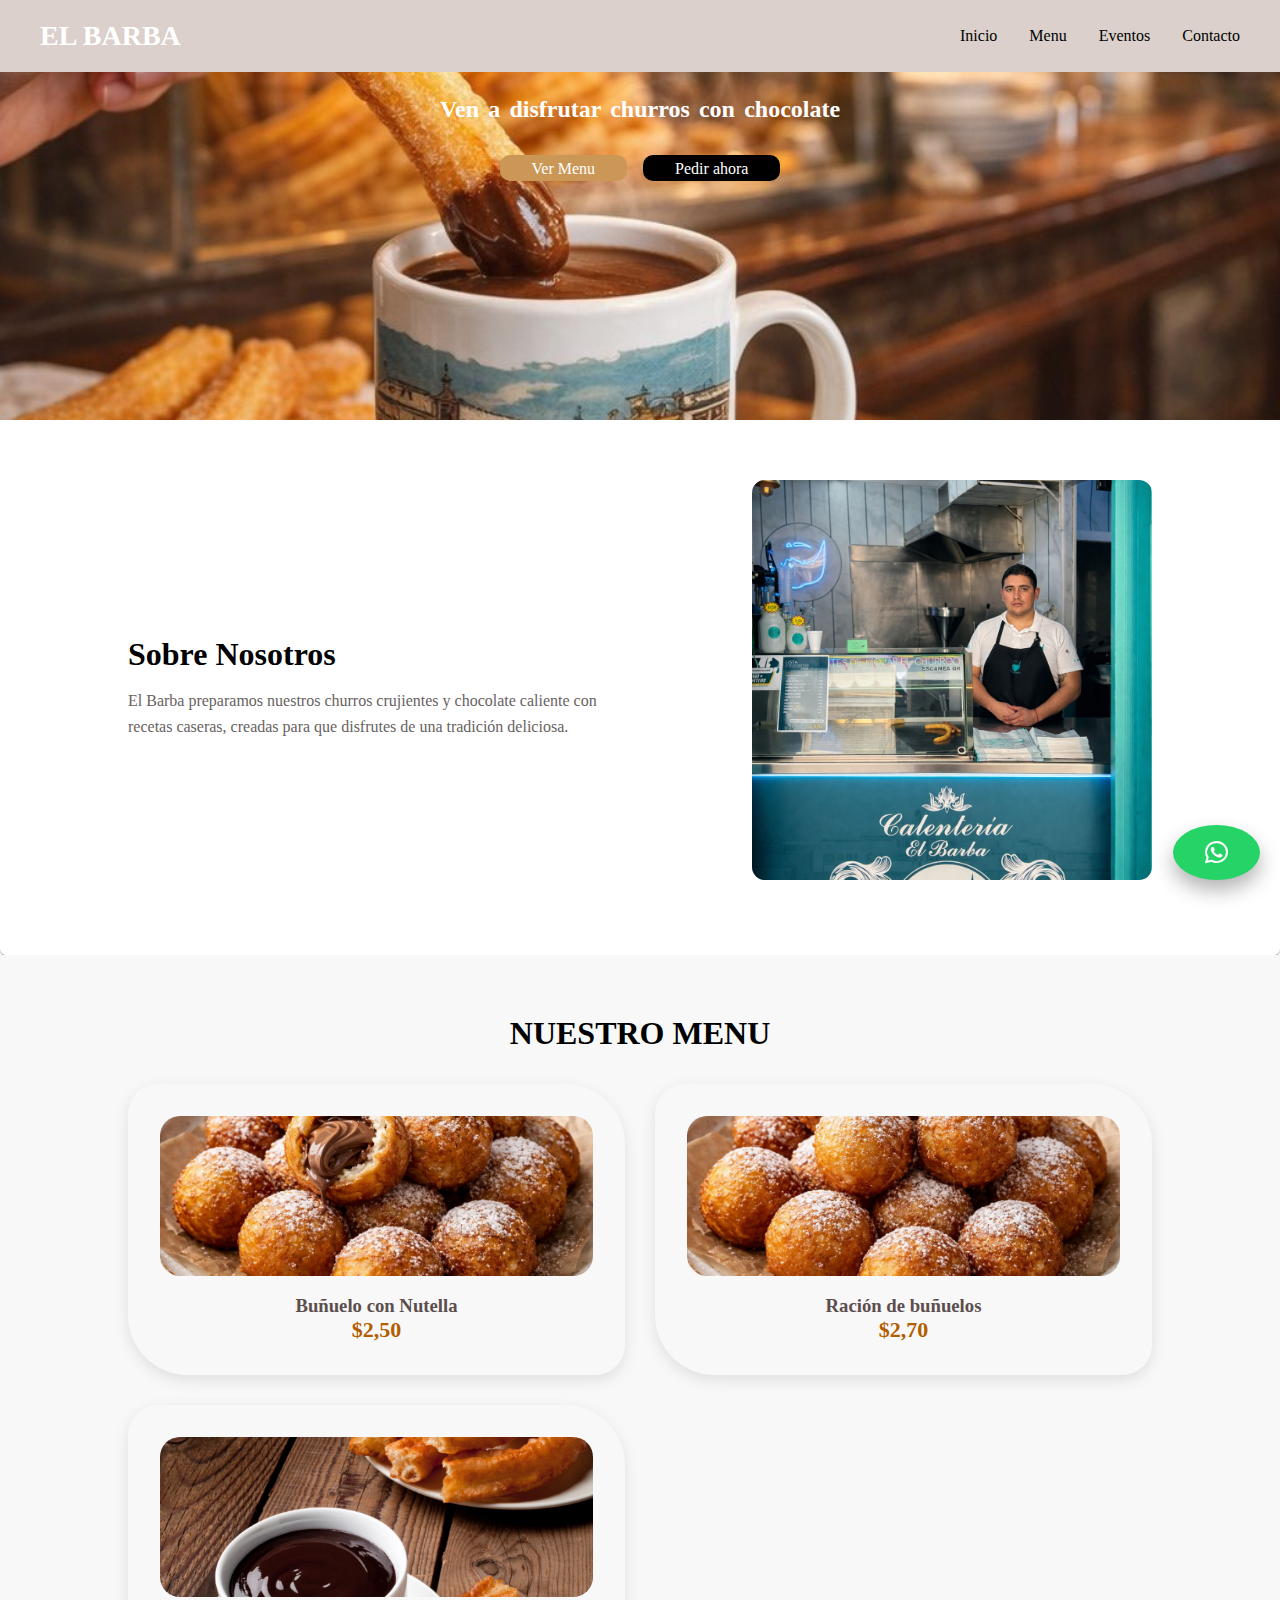
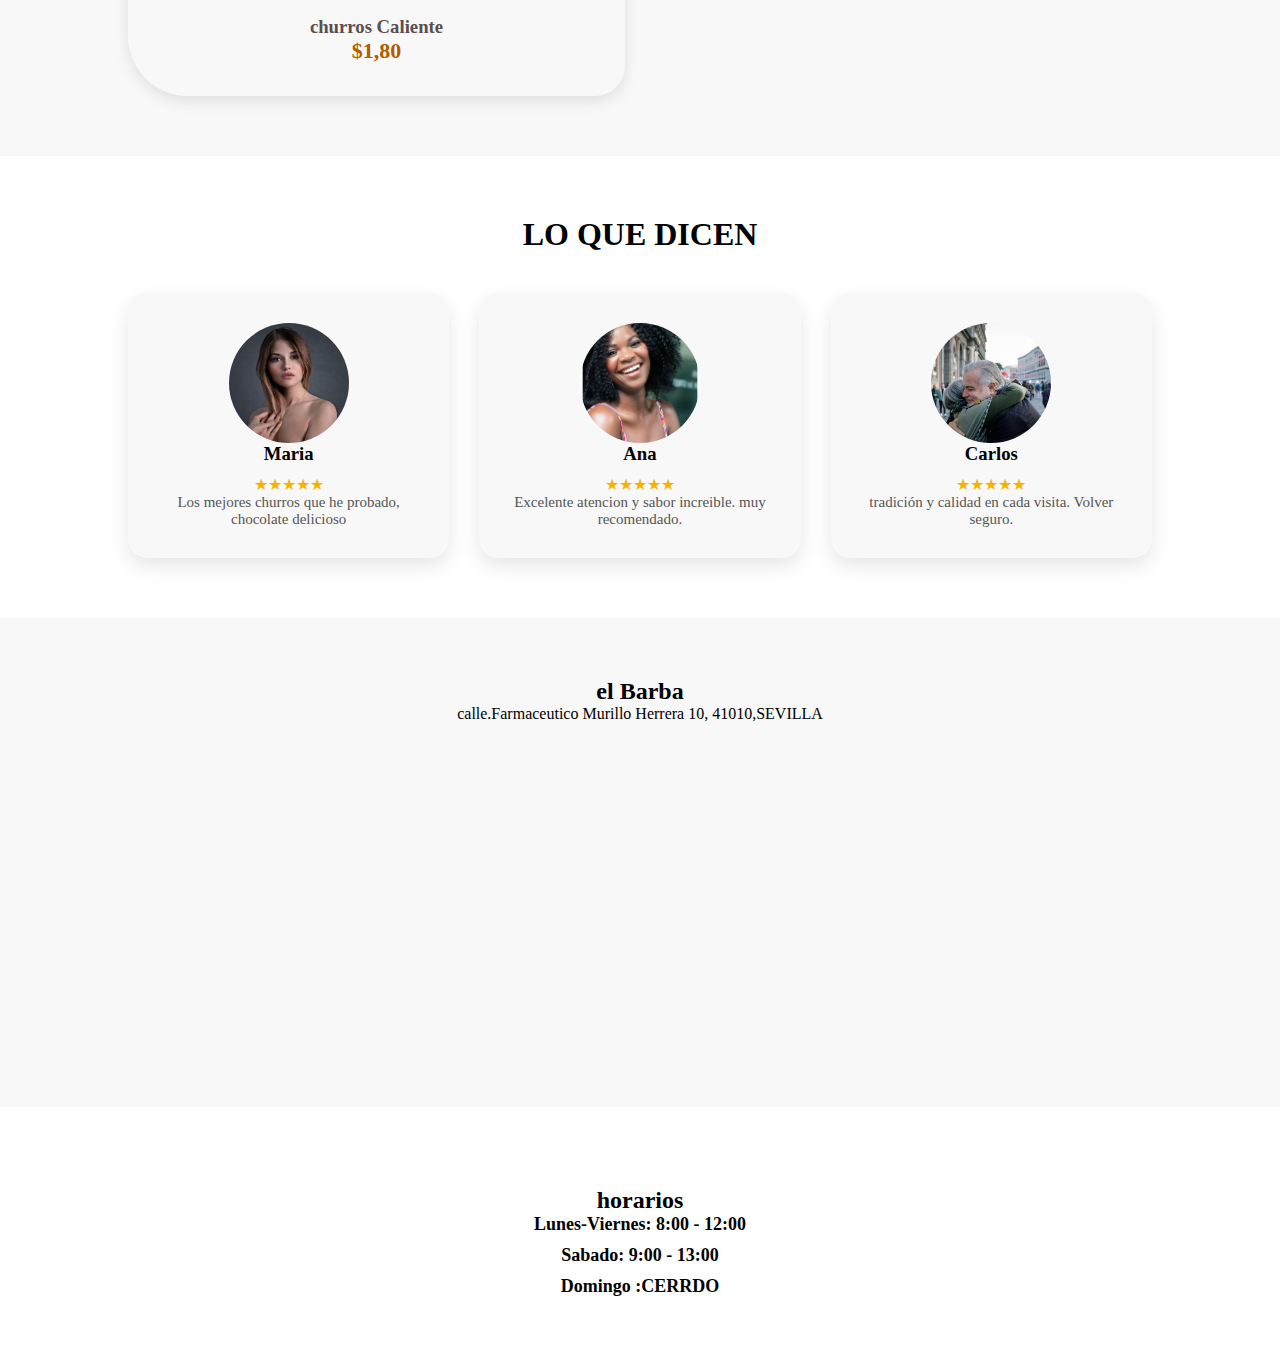
<file: index.html>
<!DOCTYPE html>
<html lang="en">
<head>
    <meta charset="UTF-8">
    <meta name="viewport" content="width=device-width, initial-scale=1.0">
    <title> CALENTERIA EL BARBA</title>
    <link rel="stylesheet" href="style.css">
    <link rel="stylesheet" href="hero.css">
    <link rel="stylesheet" href="https://cdnjs.cloudflare.com/ajax/libs/font-awesome/6.5.0/css/all.min.css">
</head>
<body >
<header class="header">
  <h1 class="logo">EL BARBA</h1>

  <nav class="nav">
    <a href="index.html">Inicio</a>
    <a href="menu.html">Menu</a>
    <a href="envento.html">Eventos</a>
    <a href="contacto.html">Contacto</a>
  </nav>
</header>
    <!-- 
    hero section
     -->
 
    <section class="hero-2">
    <div class="text-hero">
        <h2 class="aml" style="word-spacing:0.2rem;">Ven a disfrutar churros con chocolate</h2>

        <div class="buttons">
            <a href="menu.html" class="bant">Ver Menu</a>
            <a href="https://wa.me/34677148688?text=Hola,%20quiero%20hacer%20un%20pedido.%20Gracias."
               target="_blank" class="btn-bnt">Pedir ahora</a>
        </div>
    </div>
</section>
    <!-- quien somos -->
     
      
        <section class="about" >
<div class="text">

        <h2 class="somos">Sobre Nosotros</h2>
         <p class="calenta"> 
El Barba preparamos nuestros churros crujientes 
y chocolate caliente con recetas caseras,
 creadas para que disfrutes de una tradición deliciosa.</p> 
</div>     
<div class=" images">
    <img src="image/image7.jpeg" alt="">
        </div>
         </section> 

          <section class=" menu">
            <h2 >NUESTRO MENU</h2>
            <div class=" meenu-cards">
<div class="card">
<img  src="image/6.jpeg" alt="" >


    <h3>Buñuelo con Nutella</h3>
    <p class="price">$2,50</p>


</div>



    <div class="card">

<img src="image/5.jpeg">


    <h3>Ración de buñuelos</h3>
    <p class="price">$2,70</p>

    </div>




    <div class="card">
<img  src="image/Image 1 .jpeg" alt="" >


    <h3>churros Caliente</h3>
    <p class="price">$1,80</p>

</div>
</div>
          </section>  
          <section class="reviews">

            <h2> Lo QUE Dicen </h2>
            <div class="reviews-cards">
<div class="review-card">
<img src="image/person1.jpg" alt="" srcset="">
<h3>Maria</h3>
<div class="stars">★★★★★</div>
<p>Los mejores churros  que he probado, chocolate delicioso </p>
</div>




            
<div class="review-card">
<img src="image/person2.jpg" alt="" srcset="">
<h3>Ana</h3>
<div class="stars">★★★★★</div>
<p>Excelente atencion y sabor increible. muy recomendado. </p>
</div>
            
<div class="review-card">
<img src="image/peson3.jpg" alt="" srcset="">
<h3>Carlos</h3>
<div class="stars">★★★★★</div>
<p>tradición y calidad en cada visita. Volver seguro.</p>
</div>



          </section> 
          
          
          <section class=" location">

            <h2> el Barba </h2>
            <p>calle.Farmaceutico Murillo Herrera 10, 41010,SEVILLA </p>
            <iframe src="https://www.google.com/maps/embed?pb=!1m18!1m12!1m3!1d3161.717761867987!2d-6.005560684692499!3d37.38021417983056!2m3!1f0!2f0!3f0!3m2!1i1024!2i768!4f13.1!3m3!1m2!1s0xd126d7f0c612ca7%3A0x55ff0ec4dd9e4047!2sCalenter%C3%ADa%20El%20Barba%20Triana!5e0!3m2!1ses!2ses!4v170?output=embed"
            loading="lazy">

            </iframe>
          </section>


          <section class=" hours">
<h2>horarios</h2>
<ul>
    <li>Lunes-Viernes: 8:00 - 12:00 </li>
    <li> Sabado: 9:00 - 13:00</li>
    <li> Domingo :CERRDO</li>
</ul>
          </section>
      <a class="whatsapp"  href="https://wa.me/34677148688"  target="_blank">
        <i class="fab fa-whatsapp"></i>
  
</a>



    
</body>
</html
</file>
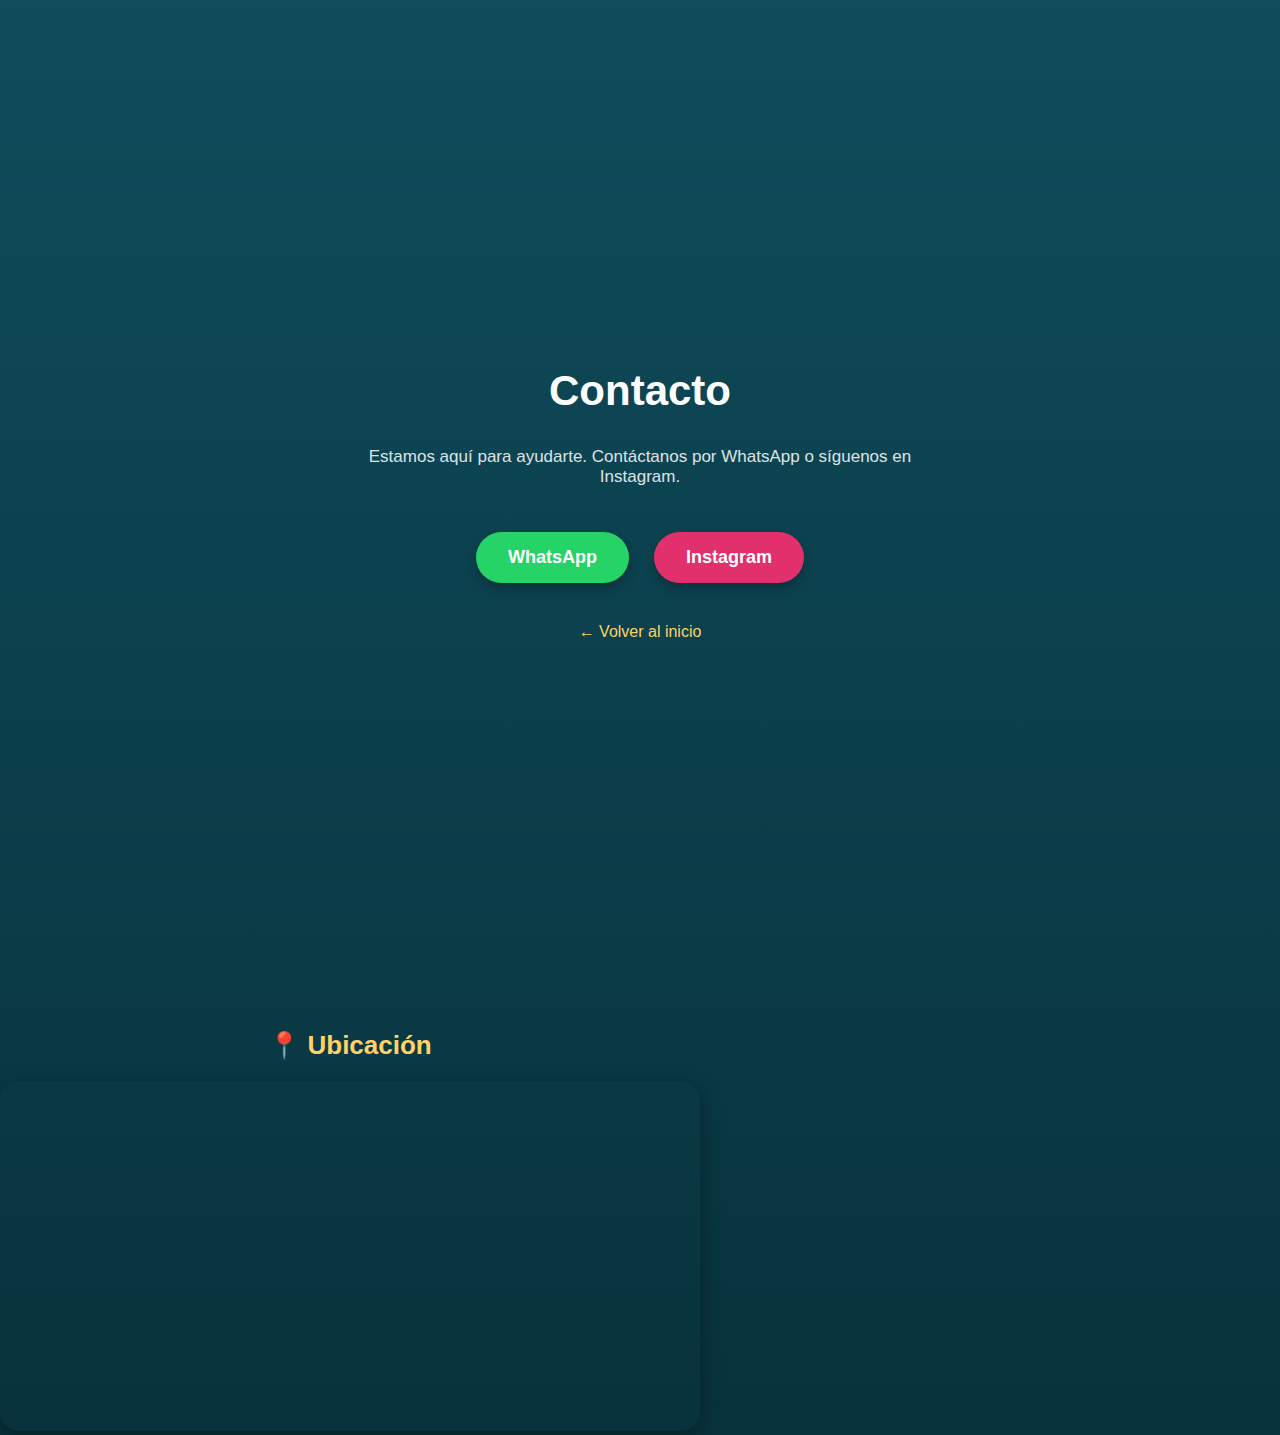
<file: contacto.html>
<!DOCTYPE html>
<html lang="es">
<head>
  <meta charset="UTF-8">
  <meta name="viewport" content="width=device-width, initial-scale=1.0">
  <title>Contacto - El Barba</title>
  <link rel="stylesheet" href="contacto.css">
</head>

<body>

  <section class="contacto">

    <h1>Contacto</h1>
    <p>Estamos aquí para ayudarte. Contáctanos por WhatsApp o síguenos en Instagram.</p>

    <div class="botones">
      <a href="https://wa.me/34677148688?text=Hola,%20quiero%20hacer%20un%20pedido.%20Gracias."
         class="btn whatsapp">
        WhatsApp
      </a>

      <a href="https://instagram.com/"
         class="btn instagram">
        Instagram
      </a>
    </div>

    <a href="index.html" class="volver">← Volver al inicio</a>

  </section>
  <div class="mapa">
  <h2>📍 Ubicación</h2>

  <iframe 
    src="https://www.google.com/maps/embed?pb=!1m18!1m12!1m3!1d3170.624803542914!2d-6.0048563!3d37.3821626!2m3!1f0!2f0!3f0!3m2!1i1024!2i768!4f13.1!3m3!1m2!1s0xd126e58f72b3169%3A0x7f7b95bf2c98b5eb!2sC.%20Farmac%C3%A9utico%20Murillo%20Herrera%2C%2010%2C%2041010%20Sevilla!5e0!3m2!1ses!2ses!4v1700000000000" 
    allowfullscreen=""
    loading="lazy"
    referrerpolicy="no-referrer-when-downgrade">
  </iframe>
</div>

</body>
</html>
</file>
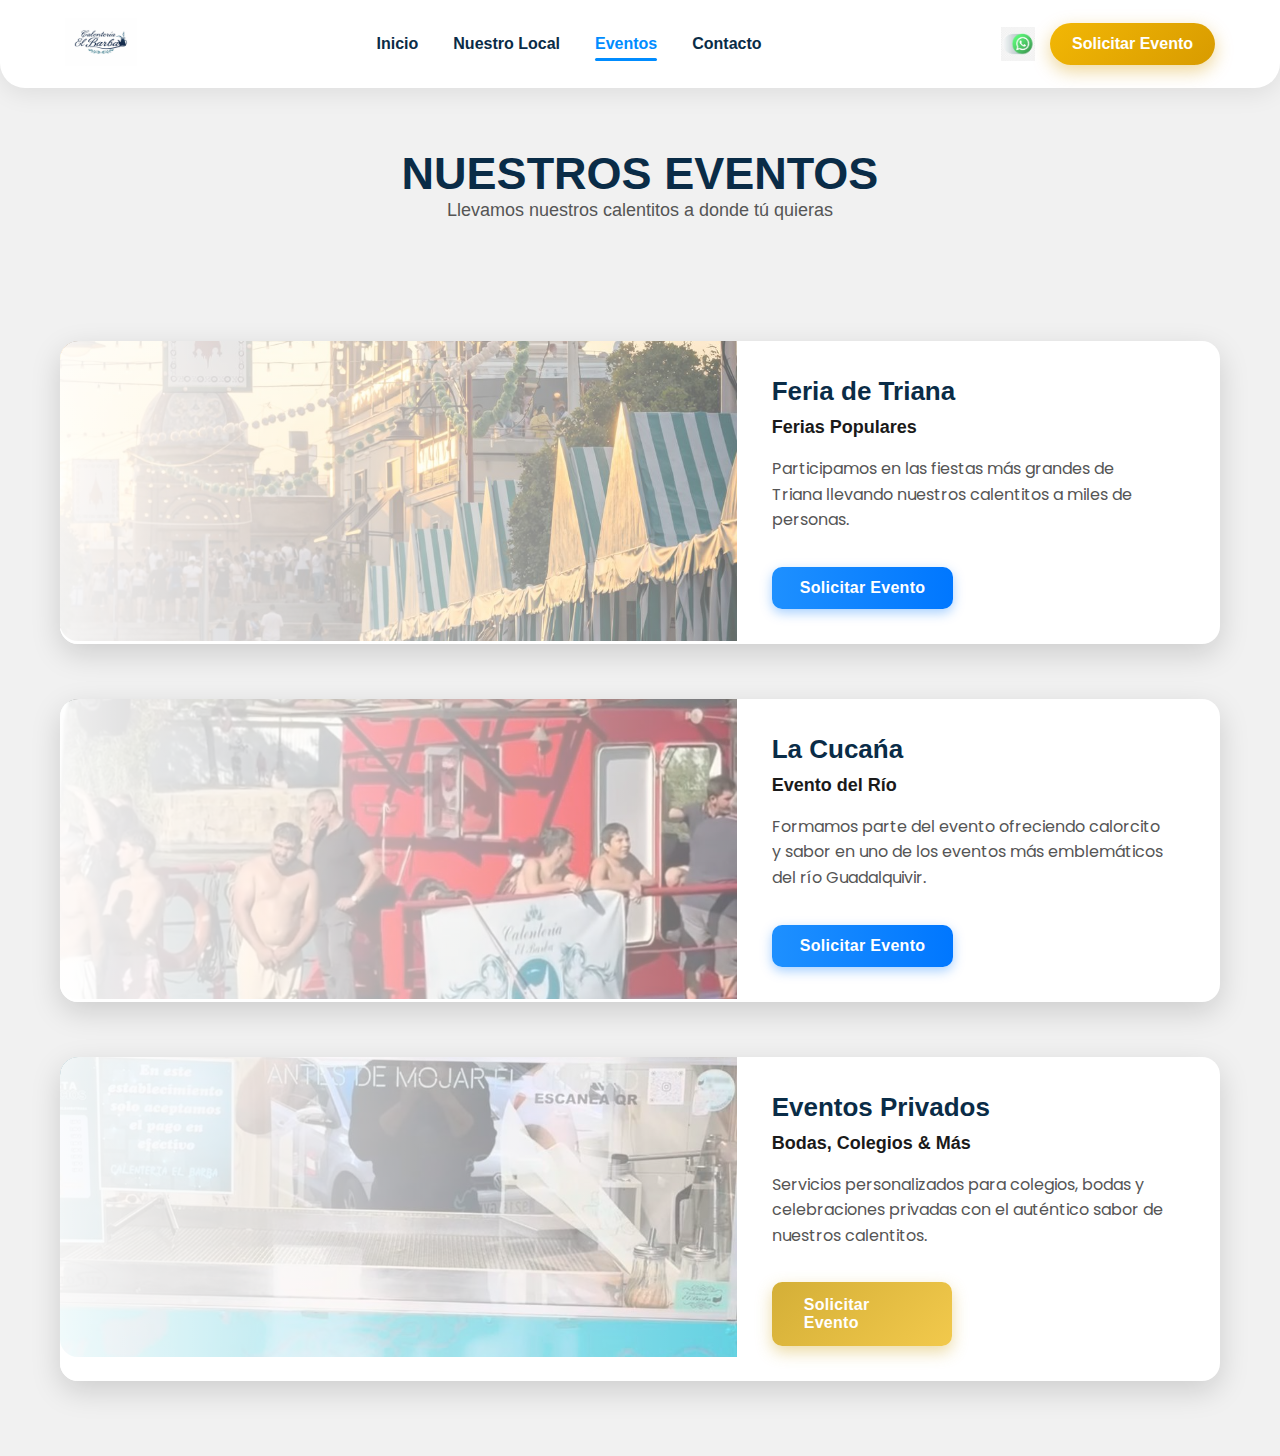
<file: envento.html>
<!DOCTYPE html>
<html lang="es">
<head>
    <meta charset="UTF-8">
    <meta name="viewport" content="width=device-width, initial-scale=1.0">
    <title>Eventos - El Barba</title>
    <link rel="stylesheet" href="evento.css">
    <link href="https://fonts.googleapis.com/css2?family=Poppins:wght@400;500;600;700&display=swap" rel="stylesheet">
    
</head>

<body>

<header class="main-header">
    <div class="header-container">

        <!-- LOGO -->
        <div class="logo">
            <img src="image/image logo.jpeg" alt="El Barba">
        </div>

        <!-- MENU -->
        <nav class="nav-menu">
            <a href="index.html">Inicio</a>
            <a href="nuesto-local.html">Nuestro Local</a>
            <a href="evento.html" class="active">Eventos</a>
            <a href="contacto.html">Contacto</a>
        </nav>

        <!-- ACTIONS -->
        <div class="header-actions">
             <a href="https://wa.me/34677148688" class="btn-whatsapp">
            
                <img src="image/whatsapp.jpeg" alt="WhatsApp">
            </a>
            <a href="contacto.html" class="btn-header-gold">
                Solicitar Evento
            </a>
        </div>

    </div>
</header>



    <!-- HEADER -->
    <section class="eventos-header">
        <h1>NUESTROS EVENTOS</h1>
        <p>Llevamos nuestros calentitos a donde tú quieras</p>
    </section>

    <!-- CONTENEDOR -->
    <section class="eventos-pro">

        <!-- CARD 1 -->
        <div class="evento-card-full">
            <img src="image/vento1.jpeg" alt="">
            <div class="evento-overlay"></div>

            <div class="evento-content">
                <h2>Feria de Triana</h2>
                <h3>Ferias Populares</h3>
                <p>Participamos en las fiestas más grandes de Triana llevando nuestros calentitos a miles de personas.</p>
                <a style="letter-spacing: 0.3px;" href="contacto.html" class="btn-evento">Solicitar Evento</a>
            </div>
        </div>

        <!-- CARD 2 -->
        <div class="evento-card-full">
            <img src="image/vento3.jpeg" alt="">
            <div class="evento-overlay"></div>

            <div class="evento-content">
                <h2>La Cucańa</h2>
                <h3>Evento del Río</h3>
                <p>Formamos parte del evento ofreciendo calorcito y sabor en uno de los eventos más emblemáticos del río Guadalquivir.</p>
                <a style="letter-spacing: 0.3px;" href="contacto.html" class="btn-evento">Solicitar Evento</a>
            </div>
        </div>

        <!-- CARD 3 -->
        <div class="evento-card-full">
            <img src="image/vento2.jpeg" alt="">
            <div class="evento-overlay"></div>

            <div class="evento-content">
                <h2>Eventos Privados</h2>
                <h3>Bodas, Colegios & Más</h3>
                <p>Servicios personalizados para colegios, bodas y celebraciones privadas con el auténtico sabor de nuestros calentitos.</p>
                <a style="letter-spacing: 0.3px;" href="contacto.html" class="btn-evento-gold">Solicitar Evento</a>
            </div>
        </div>

    </section>

</body>
</html>
</file>
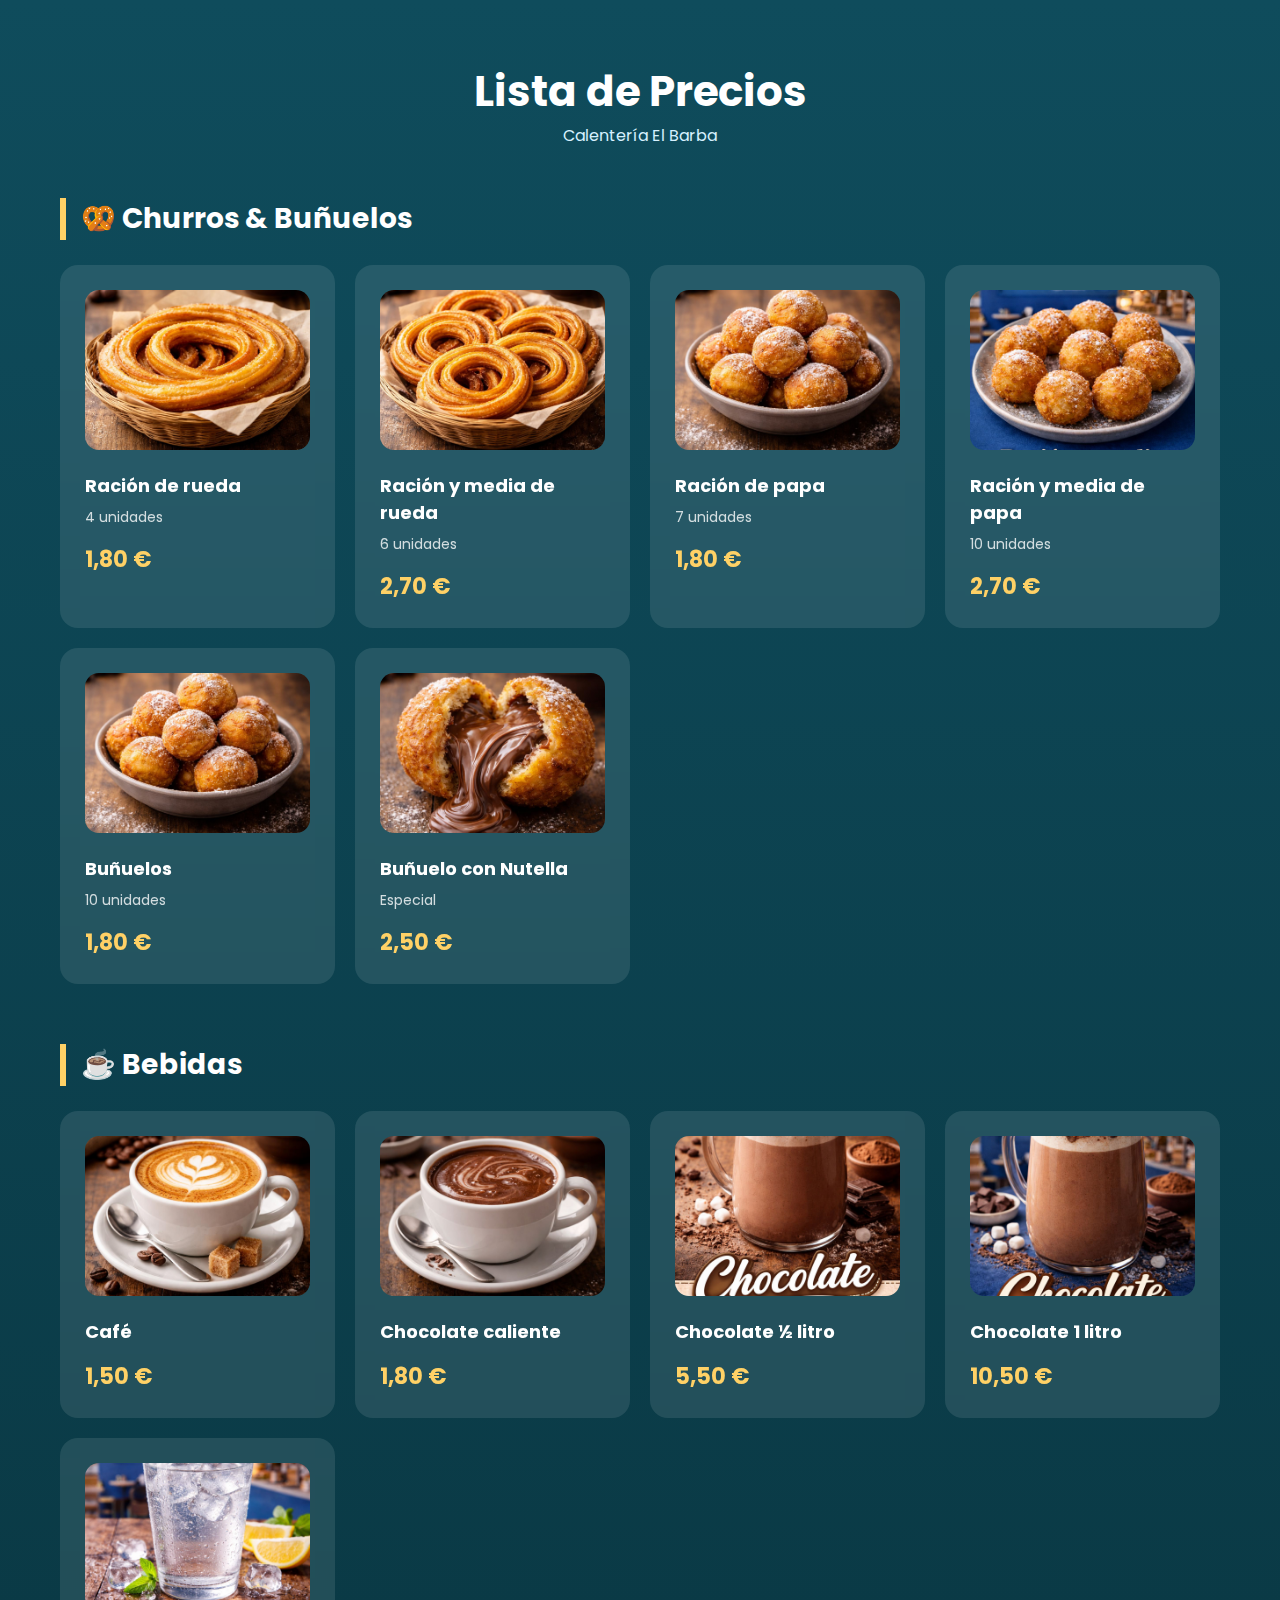
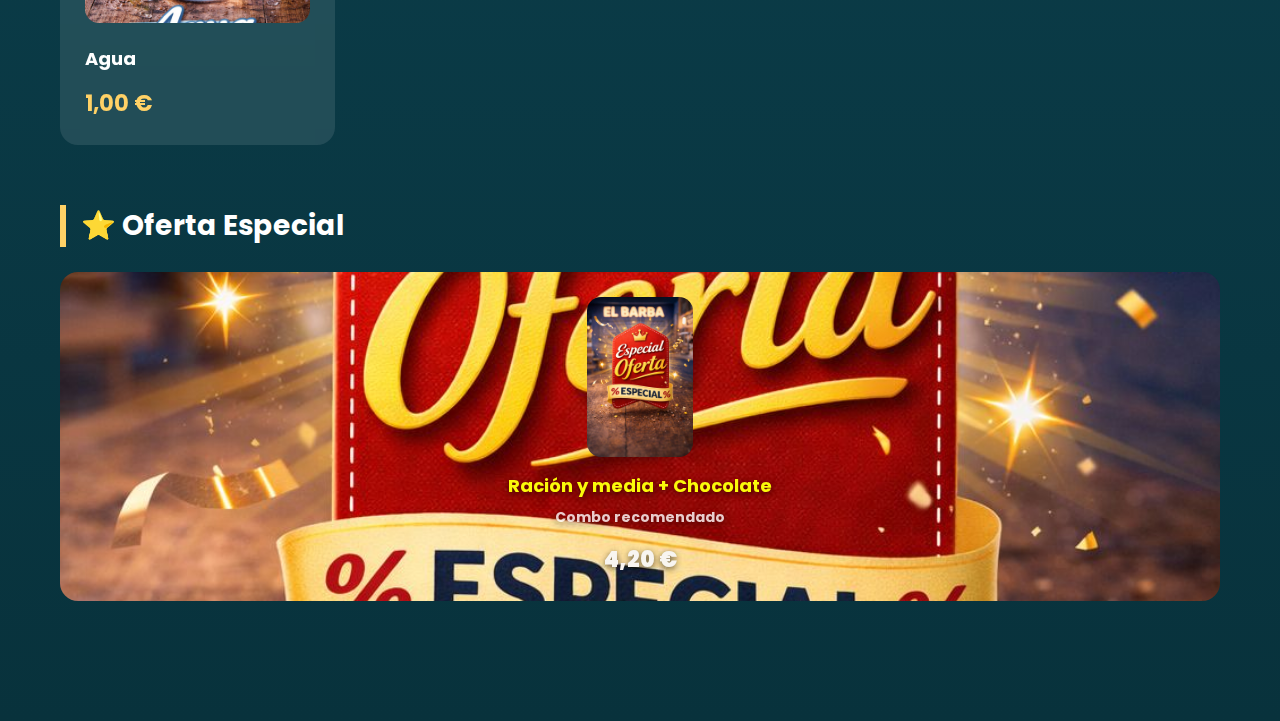
<file: menu.html>
<!DOCTYPE html>
<html lang="es">
<head>
  <meta charset="UTF-8">
  <title>Menú | El Barba</title>
  <link rel="stylesheet" href="menu.css">
  <link href="https://fonts.googleapis.com/css2?family=Poppins:wght@300;500;700&display=swap" rel="stylesheet">
</head>
<body>

<section class="menu-section">

  <h1 class="title">Lista de Precios</h1>
  <p class="subtitle">Calentería El Barba</p>

  <!-- CHURROS -->
  <div class="category">
    <h2>🥨 Churros & Buñuelos</h2>

    <div class="menu-grid">
      <div class="card">
        <img src="image/churro1.jpeg" alt="">
        <h3>Ración de rueda</h3>
        <p>4 unidades</p>
        <span>1,80 €</span>
      </div>

      <div class="card">
      <img src="image/churro5.jpeg" alt="">
        <h3>Ración y media de rueda</h3>
        <p>6 unidades</p>
        <span>2,70 €</span>
      </div>

      <div class="card">
        <img src="image/churro6.jpeg" alt="">
        <h3>Ración de papa</h3>
        <p>7 unidades</p>
        <span>1,80 €</span>
      </div>

      <div class="card">
        <img src="image/churros 10r.jpeg" alt="">
        <h3>Ración y media de papa</h3>
        <p>10 unidades</p>
        <span>2,70 €</span>
      </div>

      <div class="card">
        <img src="image/churro6.jpeg" alt="">
        <h3>Buñuelos</h3>
        <p>10 unidades</p>
        <span>1,80 €</span>
      </div>

      <div class="card">
        <img src="image/churros3.jpeg" alt="">
        <h3>Buñuelo con Nutella</h3>
        <p>Especial</p>
        <span>2,50 €</span>
      </div>
    </div>
  </div>

  <!-- BEBIDAS -->
  <div class="category">
    <h2>☕ Bebidas</h2>

    <div class="menu-grid">
      <div class="card">
        <img src="image/churros cafe.jpeg" alt="">
        <h3>Café</h3>
        <span>1,50 €</span>
      </div>

      <div class="card">
        <img src="image/chocolate1.jpeg" alt="">
        <h3>Chocolate caliente</h3>
        <span>1,80 €</span>
      </div>

      <div class="card">
        <img src="image/cucolate2.jpeg" alt="">
        <h3>Chocolate ½ litro</h3>
        <span>5,50 €</span>
      </div>

      <div class="card">
        <img src="image/chocolate6.jpeg" alt="">
        <h3>Chocolate 1 litro</h3>
        <span>10,50 €</span>
      </div>

      <div class="card">
        <img src="image/agua.jpeg" alt="">
        <h3>Agua</h3>
        <span>1,00 €</span>
      </div>
    </div>
  </div>

  <!-- OFERTA -->
  <div class="category">
    <h2>⭐ Oferta Especial</h2>

    <div class="menu-grid">
      <div class="card oferta">
        <img  style="width: auto;" src="image/oferta2.jpeg" alt="">
        <h3>Ración y media + Chocolate</h3>
        <p class="combo">Combo recomendado</p>
        <span>4,20 €</span>
      </div>
    </div>
  </div>

</section>

</body>
</html>
</file>
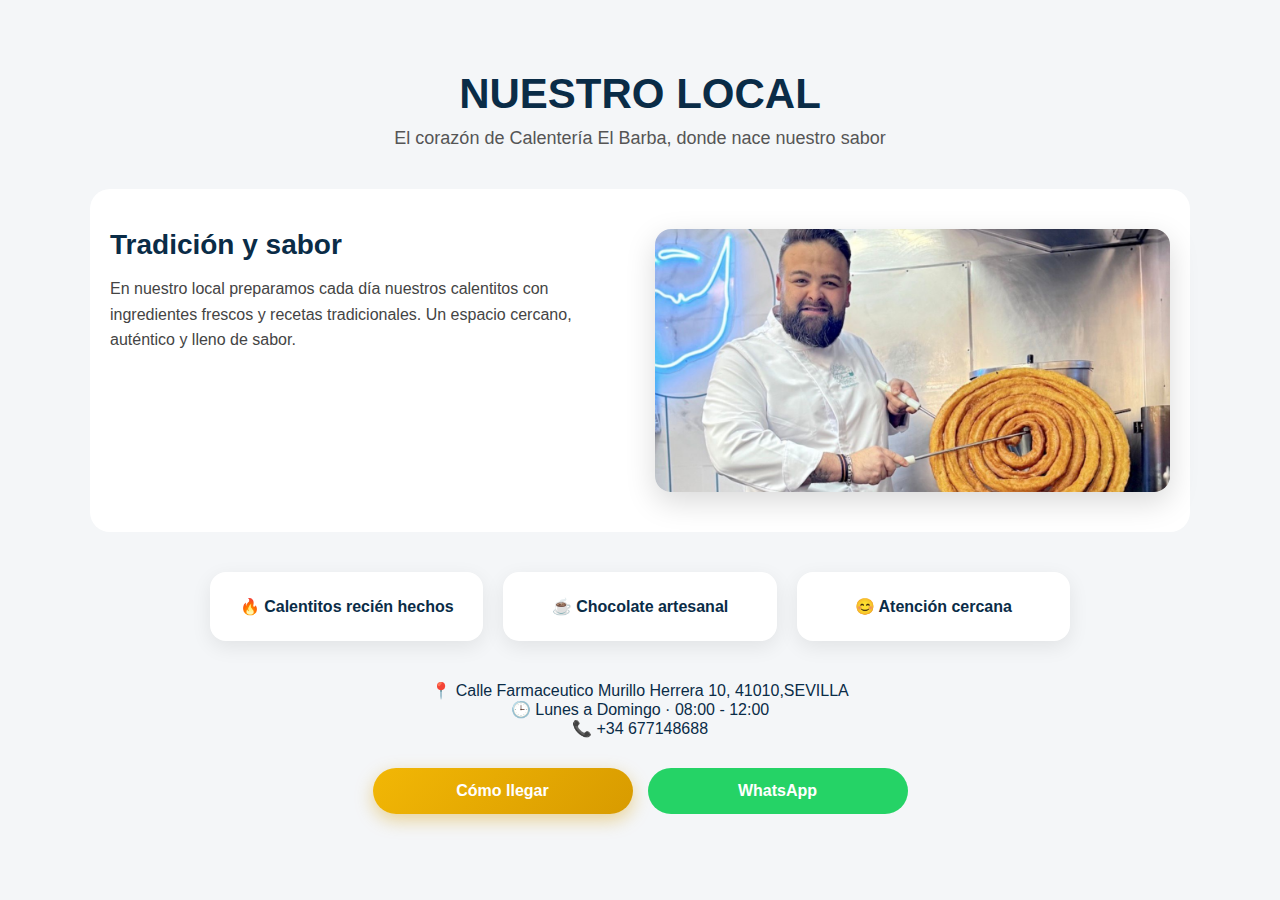
<file: nuesto-local.html>
<!DOCTYPE html>
<html lang="es">
<head>
  <meta charset="UTF-8">
  <title>Nuestro Local - El Barba</title>
  <meta name="viewport" content="width=device-width, initial-scale=1.0">
  <link rel="stylesheet" href="nuestro-local.css">
</head>
<body>

  <!-- HEADER -->
  <section class="local-header">
    <h1>NUESTRO LOCAL</h1>
    <p>El corazón de Calentería El Barba, donde nace nuestro sabor</p>
  </section>

  <!-- ABOUT LOCAL -->
  <section class="local-about">
    <div class="local-about-text">
      <h2>Tradición y sabor</h2>
      <p>
        En nuestro local preparamos cada día nuestros calentitos
        con ingredientes frescos y recetas tradicionales.
        Un espacio cercano, auténtico y lleno de sabor.
      </p>
    </div>

    <div class="local-about-img">
      <img src="image/el barba-chef.jpeg" alt="Nuestro Local">
    </div>
  </section>

  <!-- FEATURES -->
  <section class="local-features">
    <div class="feature">🔥 Calentitos recién hechos</div>
    <div class="feature">☕ Chocolate artesanal</div>
    <div class="feature">😊 Atención cercana</div>
  </section>

  <!-- INFO -->
  <section class="local-info">
    <p>📍 Calle Farmaceutico Murillo Herrera 10, 41010,SEVILLA </p>
    <p>🕒 Lunes a Domingo · 08:00 - 12:00</p>
    <p>📞 +34 677148688</p>
  </section>

  <!-- BUTTONS -->
  <section class="local-actions">
    <a href="https://www.google.com/maps/search/?api=1&query=Calentería+El+Barba+Calle+Farmaceutico+Murillo+Herrera+10+Sevilla"
   class="btn-gold"
   target="_blank">
   Cómo llegar
</a>
    <a href="https://wa.me/34677148688" class="btn-whatsapp" target="_blank">
  WhatsApp
</a>
  </section>

</body>
</html>
</file>
<file: hero.css>
/* ******************
hero
********************* */
.hero-2 {
    background: url(image/image44.jpeg);
    background-position: center;
    background-size: cover;
    background-repeat: no-repeat;
    height: 420px;
    display: flex;
    justify-content: center;
    align-items: center;
    position: relative;
}

/* النص فوق الصورة */
.hero-2 .text-hero {
    position: absolute;
    top: 6rem;
    text-align: center;
    width: 90%;
}

/* اللون الأبيض للنص */
.hero-2 .text-hero * {
    color: white !important;
}

/* أزرار */
div.buttons{
    display: flex;
    justify-content: center;
    gap: 1rem;
    margin-top: 2rem;
}

a.bant{
    color: var(--white);
    background-color: rgb(202, 151, 86);
    border: 1px solid var(--blu-buton);
    border-radius: 10px;
    padding: 0.33rem 2rem 0.20rem;
    font-size: 1rem;
}

a.btn-bnt{
    color: #faebeb;
    background-color: rgb(20, 19, 17);
    border: 1px solid var(--blu-buton);
    border-radius: 10px;
    padding: 0.33rem 2rem 0.20rem;
    font-size: 1rem;
}

/* للموبايل */
@media (max-width: 600px){
    .hero-2{
        
        height: 350px;
        background-position: center;
    }

    .hero-2 .text-hero{
        top: 7rem;
        width: 90%;
        text-align: center;
    }
}

    div.buttons{
    display: flex;
    justify-content: center;
    gap: 1rem;
    margin-top: 2rem;
    }
/*  */
   a.bant {
    color: var(--white);
       background-color: rgb(202, 151, 86);  
       border: 1px solid var(--blu-buton); 
       border-radius: 10px;
       padding: 0.33rem 2rem 0.20rem;
       font-size: 1rem;
    }
    a.btn-bnt{
       color:black;
       background-color: black;  
       border: 1px solid var(--blu-buton); 
       border-radius: 10px;
       padding: 0.33rem 2rem 0.20rem;
       font-size: 1rem;   
    }
 
 /* ============
   quien somos
   ==========0*/
   @media ( width<1000) {
    .about{
        display: none;
    }
   }
  @media (max-width:768px) {
    .about{
flex-direction: column;
padding: 30px 5%;
    }
    .text, .images{
width: 100%;
    }
    .images{
         justify-content: center;
         margin-top:20px ;
    }
  }
 .about{
     
    box-shadow: 0px 2px 1px -1px rgba(0,0,0,0.2),0px 2px 1px 0px rgba(0,0,0,0.14),0px 1px 3px 0px rgba(0,0,0,0.12);
    border-radius: 0.4rem;
    background-color: var(--white);
    gap: 40px;
    justify-content: space-between;
align-items: center;
padding: 60px 10%;
display: flex;
.text{
    width: 50%;
}
.somos{
font-size:32px ;
margin-bottom: 15px;
font-weight: bold;

}
.calenta{
    color: #686262;
  line-height:1.6; 
}
  /*  */

  .images{
    display: flex;
    gap: 15px; }
.images img{
    height: 400px;
        width: 400px;
        object-fit: cover;
        border-radius: 13px;
        

    }
}


/* *****************
nuestro menu
****************** */

@media (max-width:900px){
    .meenu-cards{
        grid-template-columns: repeat(2,1fr);
        

    }
}
    @media ( max-width:600px ){
        .meenu-cards{
            grid-template-columns: 1fr;
        }
        
    }
    

img{

    width: 100%;
    height: 160px;
    object-fit: cover;
    border-radius: 20px;
    margin-bottom: 15px;}
    img:hover{
         transform:translateY(-6px);
    transition: 0.3s;
    }
    

 .menu{
    padding: 60px 10%;
    background: #f8f8f8;
    text-align: center;

    h2{
        font-size: 32px;
        margin-bottom: 2rem;
    }
    .meenu-cards{
display: grid;
 grid-template-columns: repeat(2,1fr);
 max-width: 1100px;
 margin: auto;
 gap: 30px;
 
    }
    .card{
         background: var(--wieth);
         color: #5c4e4e;
         padding: 2rem;
         border-radius: 30px 60px;
         box-shadow: 0 5px 15px rgb(0,0, 0 ,0.1);


    }
    .price{
         font-size: 22px;
         font-weight: bold;
         color: #b35c00;
    }
 
 .card:hover{
    transform:translateY(-6px);
    transition: 0.1s;
}
 }
 /* *********
 lo quee dicen
 ********** */
 
 .reviews{
    padding: 60px 10%;
    background: #fff;
    text-align: center;}
    .reviews h2{
        font-size: 32px;
        margin-bottom: 40px;
        text-transform: uppercase;}
        .reviews-cards{
             display: grid;
             grid-template-columns: repeat(3,1fr);
             gap: 30px;
             max-width: 1100px;
             margin: auto;
            
        }
 @media (max-width:900px) {
    .reviews-cards{
        grid-template-columns: repeat(2,1fr);
        
    }

 }
 @media (max-width:600px) {
    .reviews-cards{
        grid-template-columns: 1fr;
    }
 }

        .review-card{
        background: #f8f8f8;
        padding: 30px;
        border-radius: 20px;
        box-shadow: 0 8px 20px rgb(0,0, 0,0.1);
        }
        .stars{
            color: #f5b301;
        }
        div.review-card img{
            width:120px;
            height:120px;
            border-radius: 50%;
            object-fit: cover;
            margin: auto;
            display: block;
            
        }
        .review-card h3{
            margin-bottom: 10px;
        }
        .review-card p{
            font-size: 15px;
            color: #555;
        }
        /* *********
        location
        ************* */
    
.location{
     padding: 60px 10%;
     text-align: center;
     background: #f8f8f8;
}
 .location iframe{
     width: 100%;
     height: 300px;
     border-radius: 20px;
     margin-top: 20px;
     border: none;
 }
 /* *************
 HORARIOS
 *************** */
 .hours{
padding: 60px 10%;
text-align: center;
font-weight: bold;
 }  
.hours h2{
    list-style: none;
    margin-top: 20px;

}
.hours li{
    font-size: 18px;
    margin-bottom: 10px;
}
/* animations */
.card,
.review-card{
  transition: transform 0.3s ease, box-shadow 0.3s ease;
}

.card:hover,
.review-card:hover{
  transform: translateY(-8px);
  box-shadow: 0 15px 30px rgba(0,0,0,0.15);
}







section{
  animation: fade 0.8s ease-in;
}

@keyframes fade{
  from{
    opacity: 0;
    transform: translateY(20px);
  }
  to{
    opacity: 1;
    transform: translateY(0);
  }
}

 /* whatsapp */

 a.whatsapp{
  position: fixed;
  bottom: 20px;
  right: 20px;
  background: #25d366 ;
  color: #fff;
  font-size: 26px;
  width: 55px;
  height: 55px;
  display: flex;
  padding-inline: 1REM;
  align-items: center;
  justify-content: center;
  border-radius: 50%;
  text-decoration: none;
  box-shadow: 0 10px 20px rgba(0,0,0,0.3);
}
</file>
<file: contacto.css>
body {
  background: linear-gradient(180deg, #0f4c5c, #08323c);
  font-family: 'Poppins', sans-serif;
  color: white;
  margin: 0;
  padding: 0;
}

/* CONTENEDOR */
.contacto {
  min-height: 100vh;
  display: flex;
  flex-direction: column;
  justify-content: center;
  align-items: center;
  text-align: center;
  padding: 40px 20px;
  animation: fadeIn 0.9s ease-in-out;
}

.contacto h1 {
  font-size: 42px;
  margin-bottom: 15px;
  font-weight: 700;
}

.contacto p {
  opacity: 0.85;
  margin-bottom: 45px;
  max-width: 550px;
  font-size: 17px;
}

/* BOTONES */
.botones {
  display: flex;
  gap: 25px;
  flex-wrap: wrap;
  justify-content: center;
}

.btn {
  padding: 15px 32px;
  border-radius: 35px;
  text-decoration: none;
  color: white;
  font-size: 18px;
  font-weight: 600;
  transition: 0.3s ease;
  box-shadow: 0 5px 12px rgba(0,0,0,0.25);
  display: flex;
  align-items: center;
  gap: 10px;
}

.whatsapp {
  background: #25D366;
}

.instagram {
  background: #E1306C;
}

.btn:hover {
  transform: translateY(-4px);
  box-shadow: 0 10px 20px rgba(0,0,0,0.40);
}

/* VOLVER */
.volver {
  margin-top: 40px;
  color: #ffd166;
  text-decoration: none;
  font-size: 16px;
}

.volver:hover {
  text-decoration: underline;
}

/* ANIMACIÓN */
@keyframes fadeIn {
  from {
    opacity: 0;
    transform: translateY(20px);
  }
  to {
    opacity: 1;
    transform: translateY(0);
  }
}

/* RESPONSIVE */
@media (max-width: 600px) {
  .contacto h1 {
    font-size: 34px;
  }
  .btn {
    width: 90%;
    justify-content: center;
  }
}
.mapa {
  margin-top: 50px;
  width: 100%;
  max-width: 700px;
  text-align: center;
}

.mapa h2 {
  margin-bottom: 20px;
  font-size: 26px;
  font-weight: 600;
  color: #ffd166;
}

.mapa iframe {
  width: 100%;
  height: 350px;
  border: none;
  border-radius: 20px;
  box-shadow: 0 6px 20px rgba(0,0,0,0.35);
}
</file>
<file: evento.css>
/* ===== HEADER ===== */
.main-header {
    background: white;
    padding: 18px 0;
    box-shadow: 0 6px 25px rgba(0,0,0,0.08);
    border-radius: 0 0 25px 25px;
}

.header-container {
    max-width: 1200px;
    margin: auto;
    padding: 0 25px;
    display: flex;
    align-items: center;
    justify-content: space-between;
}

/* LOGO */
.logo img {
    height: 48px;
}

/* MENU */
.nav-menu {
    display: flex;
    gap: 35px;
}

.nav-menu a {
    text-decoration: none;
    font-weight: 600;
    color: #0a2c47;
    position: relative;
}

.nav-menu a.active,
.nav-menu a:hover {
    color: #008cff;
}

.nav-menu a.active::after {
    content: "";
    position: absolute;
    bottom: -8px;
    left: 0;
    width: 100%;
    height: 3px;
    background: #008cff;
    border-radius: 5px;
}

/* ACTIONS */
.header-actions {
    display: flex;
    align-items: center;
    gap: 15px;
}

/* WHATSAPP */
.btn-whatsapp img {
    width: 34px;
    height: 34px;
    display: block;
}
.btn-whatsapp:hover img{
    transform: scale(1.1);
}
/* GOLD BUTTON */
.btn-header-gold {
    background: linear-gradient(135deg, #f2b705, #d89b00);
    color: white;
    padding: 12px 22px;
    border-radius: 30px;
    font-weight: 700;
    text-decoration: none;
    box-shadow: 0 6px 18px rgba(216,155,0,0.4);
    transition: 0.3s;
}

.btn-header-gold:hover {
    transform: translateY(-2px);
    box-shadow: 0 10px 25px rgba(216,155,0,0.6);
}

/* RESPONSIVE */


 

/* RESET */
* {
    margin: 0;
    padding: 0;
    box-sizing: border-box;
    font-family: "Montserrat", sans-serif;
}

body {
    background: #f1f1f1;
    font-family: 'Poppins', sans-serif;
}

/* TITLE */
.eventos-header {
    text-align: center;
    padding: 60px 20px;
    margin-bottom: 40px;
}

.eventos-header h1 {
    font-size: 45px;
    font-weight: 700;
    color: #0a2c47;
}

.eventos-header p {
    font-size: 18px;
    color: #555;
}

/* MAIN CONTAINER */
.eventos-pro {
    max-width: 1200px;
    margin: 0 auto;
    padding: 20px;
}

/* CARD DESIGN */
.evento-card-full {
    
    position: relative;
    display: grid;
    grid-template-columns: 1.4fr 1fr;
    background: #ffffff;
    border-radius: 18px;
    overflow: hidden;
    box-shadow: 0 10px 30px rgba(0,0,0,0.15);
    margin-bottom: 55px;
    align-items: stretch;
}
.evento-card-full {
  transition: 0.3s;
}

.evento-card-full:hover {
  transform: translateY(-4px);
  box-shadow: 0 15px 35px rgba(0,0,0,0.18);
}

/* IMAGE */
.evento-card-full img {
    width: 100%;
    height: 300px;
    object-fit: cover;
    object-position: center;
    border-top-left-radius: 18px;
    border-bottom-left-radius: 18px;
}
.evento-card-full img {
    transition: transform 0.6s ease;
}

.evento-card-full:hover img {
    transform: scale(1.05);
}

/* GRADIENT */
.evento-overlay {
    position: absolute;
    inset: 0;
    background: linear-gradient(to right, rgba(255,255,255,0.94), rgba(255,255,255,0));
    z-index: 1;
}

/* TEXT */
.evento-content {
    padding: 35px;
    display: flex;
    flex-direction: column;
    justify-content: flex-start;
    align-items: flex-start;
    position: relative;
gap: 4px;
    z-index: 2;}
    
    




.evento-content h2 {
    font-size: 26px;
    color: #0a2c47;
    font-weight: 700;
    margin-bottom: 6px;
}

.evento-content h3 {

    font-size: 18px;
    color: #1a1a1a;
    margin-bottom: 14px;
}

.evento-content p {
    
    font-family: "Poppins", sans-serif;
    font-size: 16px;
    color: #555;
    line-height: 1.6;
    max-width:95% ;
    margin-bottom: 20px;
}

/* BUTTON */
.btn-evento {
    display: inline-block;
    padding: 12px 28px;
    background:linear-gradient(90deg,#1e90ff,#0077ff);
    color: white;
    border-radius: 10px;
    font-weight: 600;
box-shadow: 0 4px 12px rgb(0, 119, 255,0.35);
    text-decoration: none;
    transition: 0.3s ease;
}

.btn-evento:hover {
    background: #006fcc;
    transform: translateY(-2px);
    box-shadow: 0 6px 18px rgba(0,119,255,0.45);
}
.btn-evento-gold {
    display: inline-block;
    width: auto;
    max-width:180px ;
 background: linear-gradient(135deg, #d4af37, #f2c94c);
    box-shadow: 0 6px 16px rgba(212,175,55,0.45);
    
    color: #fff;
font-size: 16px;
    padding: 14px 32px;
    border-radius: 10px;

    font-weight: 700;
    text-decoration: none;

    
    transition: 0.3s ease;
}

.btn-evento-gold:hover {
    transform: translateY(-2px);
    box-shadow: 0 6px 18px rgba(216, 156, 0, 0.6);
    background: linear-gradient(135deg, #c49b2e, #e6b93d);

}


@media (max-width:768px) {
   .btn-evento-gold {
    width: 100%;
    max-width: 320px;
   }
}

.btn-evento-gold,
.btn-evento{
    margin-top: 10px;
}


/* RESPONSIVE */
@media (max-width: 768px) {

    .evento-card-full {
        grid-template-columns: 1fr;
    }

    .evento-card-full img {
        height: 240px;
        object-position: center;
    }


    .evento-content {
        padding: 25px;
    }
}
.evento-card-full {
    animation: fadeUp 0.8s ease forwards;
}

@keyframes fadeUp {
    from {
        opacity: 0;
        transform: translateY(30px);
    }
    to {
        opacity: 1;
        transform: translateY(0);
    }
}
/* =========================
   MOBILE VERSION
========================= */
@media (max-width: 768px) {
.eventos-header{
    padding: 40px 16px;
}
  /* HEADER */
  .eventos-header h1 {
    font-size: 30px;
    line-height: 1.2;
    letter-spacing: 1px;
  }

  .eventos-header p {
    font-size: 16px;
    margin-top: 10px;
  }

  /* CARD */
  .evento-card-full {
    grid-template-columns: 1fr;
    border-radius: 16px;
  }

  /* IMAGE */
  .evento-card-full img {
    height: 220px;
    border-radius: 16px 16px 0 0;
  }

  /* OVERLAY */
  .evento-overlay {
    background: linear-gradient(
      to bottom,
      rgba(255,255,255,0.1),
      rgba(255,255,255,0.95)
    );
  }

  /* CONTENT */
  .evento-content {
    padding: 22px;
    align-items: flex-start;
    text-align: left;
  }

  .evento-content h2 {
    font-size: 22px;
  }

  .evento-content h3 {
    font-size: 16px;
  }

  .evento-content p {
    font-size: 15px;
  }

  /* BUTTON */
  .btn-evento,
  .btn-evento-gold {
    width: 100%;
    text-align: center;
    padding: 14px 0;
    font-size: 16px;
    border-radius: 10px;
  }

  /* WHATSAPP ICON */
  .btn-whatsapp img {
    width: 28px;
    height: 28px;
  }

}
@media (max-width: 900px) {

  .header-container {
    display: flex;
    align-items: center;
    justify-content: space-between;
    flex-wrap: wrap;
    gap: 10px;
  }

  .nav-menu {
    display: flex;          /* باش يبان */
    gap: 15px;
    font-size: 14px;
    flex-wrap: wrap;
  }

  .header-actions {
    display: flex;
    gap: 10px;
  }
}@media (max-width: 365px) {

  .header-container {
    flex-wrap: nowrap;      /* ممنوع يهبطو */
  }

  .nav-menu {
    display: flex;
    gap: 10px;              /* نقص المسافة */
    font-size: 12px;        /* نقص الخط */
    white-space: nowrap;    /* يبقاو فـ سطر واحد */
  }

  .nav-menu a {
    font-weight: 600;
  }

  .header-actions {
    gap: 6px;
  }

  .btn-header-gold {
    padding: 8px 14px;
    font-size: 12px;
  }

  .btn-whatsapp img {
    width: 26px;
    height: 26px;
  }
} ::-webkit-scrollbar{
    width: 0.88rem;
}
::-webkit-scrollbar-track {
  border: 7px solid #292c3b;
  box-shadow: inset 0 0 2.5px 2px rgba(0, 0, 0, 0.5);
  border-radius: 4px;
  background-color: #d4d4d8;
  }
 
::-webkit-scrollbar-thumb {
  background: #999;
  border-radius: 2px;
}
 
::-webkit-scrollbar-thumb:hover {
  background: #555;
}
</file>
<file: menu.css>
* {
  margin: 0;
  padding: 0;
  box-sizing: border-box;
  font-family: 'Poppins', sans-serif;
}

body {
    
   background: linear-gradient(180deg, #0f4c5c, #08323c); 
  color: white;
}

.menu-section {
  max-width: 1200px;
  margin: auto;
  padding: 60px 20px;
}

.title {
  text-align: center;
  font-size: 42px;
  font-weight: 700;
}

.subtitle {
  text-align: center;
  color: #d6f1ff;
  margin-bottom: 50px;
}

.category {
  margin-bottom: 60px;
}

.category h2 {
  margin-bottom: 25px;
  font-size: 28px;
  border-left: 6px solid #ffd166;
  padding-left: 15px;
}

.menu-grid {
  display: grid;
  grid-template-columns: repeat(auto-fit, minmax(220px, 1fr));
  gap: 20px;
}
.card img {
  width: 100%;
  height: 160px;
  object-fit: cover;
  border-radius: 14px;
  margin-bottom: 15px;
}
.card {
    
  background: rgba(255,255,255,0.1); 
  padding: 25px;
  border-radius: 18px;
  backdrop-filter: blur(8px);
  transition: transform 0.3s, box-shadow 0.3s;
}

.card:hover {
  transform: translateY(-6px);
  box-shadow: 0 10px 25px rgba(0,0,0,0.3);
}

.card h3 {
  font-size: 18px;
  margin-bottom: 8px;
}

.card p {
  font-size: 14px;
  opacity: 0.8;
}

.card span {
  display: block;
  margin-top: 15px;
  font-size: 22px;
  font-weight: 700;
  color: #ffd166;
}

/* OFERTA */
.card.oferta {
  display: flex;
  flex-direction: column;
  justify-content: center;
  align-items: center;
  text-align: center;
  background-image:url(image/oferta2.jpeg) ;
  background-repeat: no-repeat;
  background-position: center;
  background-size: cover;
  
  font-family: 'Montserrat', sans-serif;
  font-weight: 900;
  color: hwb(60 4% 2%);

  text-shadow: 0 2px 6px rgba(0,0,0,0.6);
}
p.combo{
  color:white;
  font-weight: bold;
}
.card.oferta span {
  color: #f8f5f0;
  font-weight: 900;
  font-size: 22px;
}

/* Responsive */
@media (max-width: 600px) {
  .title {
    font-size: 32px;
  }
}
@media (max-width: 768px) {

  /* HEADER */
  .header {
    padding: 12px 20px;   /* نقصنا padding */
  }

  .logo {
    font-size: 22px;
  }

  /* NAV */
  .nav {
    gap: 16px;            /* مسافة بين Inicio Menu… */
  }

  .nav a {
    font-size: 14px;
  }

  /* HERO */
  body {
    padding-top: 80px;    /* باش الهيدر ما يغطيش المحتوى */
  }

  .hero-2 {
    padding: 30px 16px;   /* مسافة داخلية مزيانة */
  }

  /* BUTTONS */
  .buttons {
    gap: 12px;
    flex-direction: column;
  }

  .buttons a {
    width: 100%;
    text-align: center;
  }
}
</file>
<file: nuestro-local.css>
* {
  margin: 0;
  padding: 0;
  box-sizing: border-box;
  font-family: 'Poppins', sans-serif;
}

body {
  background: #f4f6f8;
  color: #0a2c47;
}

/* HEADER */
.local-header {
  text-align: center;
  padding: 70px 20px 40px;
}

.local-header h1 {
  font-size: 42px;
  font-weight: 700;
}

.local-header p {
  font-size: 18px;
  color: #555;
  margin-top: 10px;
}

/* ABOUT */
.local-about {
  max-width: 1100px;
  margin: auto;
  padding: 40px 20px;
  display: grid;
  grid-template-columns: 1fr 1fr;
  gap: 30px;
  background: white;
  border-radius: 20px;
}

.local-about-text h2 {
  font-size: 28px;
  margin-bottom: 15px;
}

.local-about-text p {
  font-size: 16px;
  line-height: 1.6;
  color: #444;
}

.local-about-img img {
  width: 100%;
  height: 100%;
  object-fit: cover;
  border-radius: 16px;
  
  box-shadow: 0 10px 30px rgba(0,0,0,0.15);
}


/* FEATURES */
.local-features {
  max-width: 900px;
  margin: 40px auto;
  display: grid;
  grid-template-columns: repeat(3, 1fr);
  gap: 20px;
  padding: 0 20px;
}

.feature {
  background: white;
  padding: 25px;
  border-radius: 16px;
  text-align: center;
  font-weight: 600;
  box-shadow: 0 6px 20px rgba(0,0,0,0.08);
}
.feature {
  transition: 0.3s;
}

.feature:hover {
  transform: translateY(-5px);
}

/* INFO */
.local-info {
  text-align: center;
  margin: 30px 0;
  font-size: 16px;
}

/* BUTTONS */
.local-actions {
  display: flex;
  justify-content: center;
  gap: 15px;
  margin-bottom: 60px;
}

.btn-gold {
  background: linear-gradient(135deg, #f2b705, #d89b00);
  color: white;
  padding: 14px 26px;
  border-radius: 30px;
  text-decoration: none;
  font-weight: 700;
  box-shadow: 0 6px 18px rgba(216,155,0,0.4);
}
.btn-gold:hover,
.btn-whatsapp:hover {
  transform: translateY(-2px);
  opacity: 0.95;
}

.btn-whatsapp {
  background: #25d366;
  color: white;
  padding: 14px 26px;
  border-radius: 30px;
  text-decoration: none;
  font-weight: 700;
}
.local-actions a {
     min-width: 260px; 
  display: flex;
  align-items: center;
  justify-content: center;
  cursor: pointer;
}
/* RESPONSIVE */
@media (max-width: 768px) {
  .local-about {
    grid-template-columns: 1fr;
  }

  .local-header h1 {
    font-size: 30px;
  }

  .local-features {
    grid-template-columns: 1fr;
  }

  .local-actions {
    flex-direction: column;
    align-items: center;
  }

  .btn-gold,
  .btn-whatsapp {
    width: 90%;
    text-align: center;
  }


  .local-about {
    grid-template-columns: 1fr;
  }

  .local-features {
    grid-template-columns: 1fr;
  }

  .local-actions {
    flex-direction: column;
  }
}
</file>
<file: style.css>
/* ********* 
RESET
********* */
*,
*::before,
*::after{

    padding: 0;
    margin: 0;
    box-sizing: border-box;

}
/* ********
BODY
********* */


  
@media ( max-width:600px){
    h1{display: none;}
    header{ justify-content: center; padding: 0;}
    @media (max-width:500px){
      a{justify-content: center;padding: 0;}
      }
   
    .a{
        display: flex;
        justify-content: center;
        flex-wrap: wrap;
        gap: 1rem;
    }
}
/* =================
header
======================== */

.header {
   position: fixed; 
  top: 0;
  left: 0;
  width: 100%;
  z-index: 9999;
  display: flex;
  align-items: center;        /* يخليهم فـ نفس الارتفاع */
  justify-content: space-between;
  padding: 20px 40px;
  background: #dbd0cb;
}

.logo {
  color: white;
  font-size: 28px;
  font-weight: bold;
}

.nav {
  display: flex;
  gap: 32px;                  /* المسافة بين Inicio و Menu... */
}

.nav a {
  color: white;
  text-decoration: none;
  font-weight: bold;
  position: relative;
  padding-bottom: 6px;
}

/* الخط لي كيطلع فـ hover */
.nav a::after {
  content: "";
  position: absolute;
  left: 0;
  bottom: 0;
  width: 0;
  height: 2px;
  background: white;
  transition: 0.3s;
}

.nav a:hover::after {
  width: 100%;
}

  
     

:root{
                --dodyfont:#2b3445;
                 --bodybg:#f6f6f6;  
                 --blue:#9fc5ef;
                 --icons:#40464d;
                 --blue-button:#1976d2;
                  --footer-bg:#212529;
                  --white:#fff;
                  --red-button: #e41d43;
/*  */
                 a,button{ 
                    all: unset;
                    display: inline-block;
                    transition: 0.2s; 

                 }
                 button:hover,
                 a:hover{
                    cursor: pointer;
                 }
                 a:hover,
                 button:active{
                    scale: 0.9;
                 }
                 button:disabled{
                    opacity: 0.7;
                    cursor: not-allowed;
                    scale: 1;
                 }
                  li{
        list-style: none;

      }
      ::-webkit-scrollbar{
    width: 0.88rem;
}
::-webkit-scrollbar-track {
  border: 7px solid #292c3b;
  box-shadow: inset 0 0 2.5px 2px rgba(0, 0, 0, 0.5);
  border-radius: 4px;
  background-color: #d4d4d8;
  }
 
::-webkit-scrollbar-thumb {
  background: #999;
  border-radius: 2px;
}
 
::-webkit-scrollbar-thumb:hover {
  background: #555;
}
                
}
</file>
